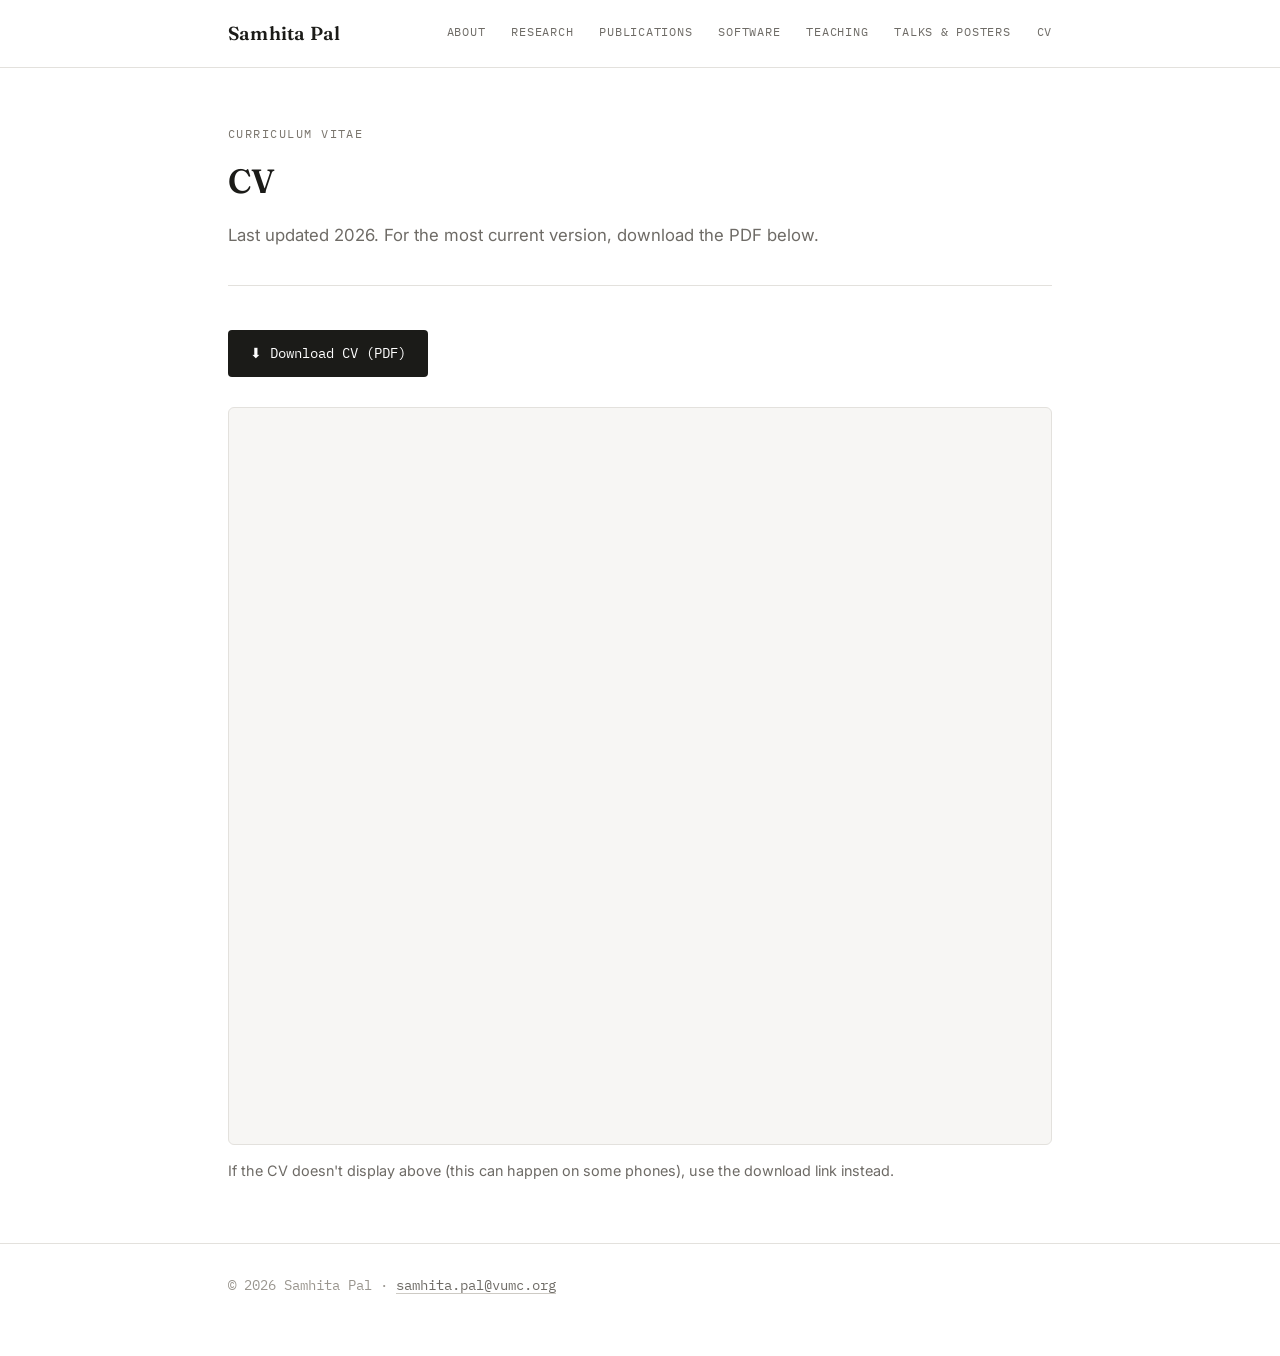
<file: cv.html>
<!DOCTYPE html>
<html lang="en">
<head>
<meta charset="UTF-8">
<meta name="viewport" content="width=device-width, initial-scale=1">
<title>CV — Samhita Pal</title>
<link rel="preconnect" href="https://fonts.googleapis.com">
<link href="https://fonts.googleapis.com/css2?family=Fraunces:opsz,wght@9..144,500;9..144,600;9..144,700&family=Inter:wght@400;500;600&family=IBM+Plex+Mono:wght@400;500&display=swap" rel="stylesheet">
<link rel="stylesheet" href="css/style.css">
</head>
<body>

<header class="site-header">
  <div class="wrap">
    <a class="site-title" href="index.html">Samhita Pal</a>
    <nav class="site-nav">
      <a href="index.html">About</a>
      <a href="research.html">Research</a>
      <a href="publications.html">Publications</a>
      <a href="software.html">Software</a>
      <a href="teaching.html">Teaching</a>
      <a href="talks.html">Talks &amp; Posters</a>
      <a href="cv.html">CV</a>
    </nav>
  </div>
</header>

<main class="wrap">

  <div class="page-head">
    <p class="eyebrow">Curriculum Vitae</p>
    <h1>CV</h1>
    <p class="lede">Last updated 2026. For the most current version, download the PDF below.</p>
  </div>

  <a class="cv-download" href="files/Curriculum_Vitae.pdf" download>⬇ Download CV (PDF)</a>

  <div class="cv-embed">
    <iframe src="files/Curriculum_Vitae.pdf" title="Samhita Pal CV"></iframe>
  </div>
  <p class="cv-fallback">If the CV doesn't display above (this can happen on some phones), use the download link instead.</p>

</main>

<footer class="site-footer">
  <div class="wrap">
    © 2026 Samhita Pal · <a href="mailto:samhita.pal@vumc.org">samhita.pal@vumc.org</a>
  </div>
</footer>

</body>
</html>
</file>
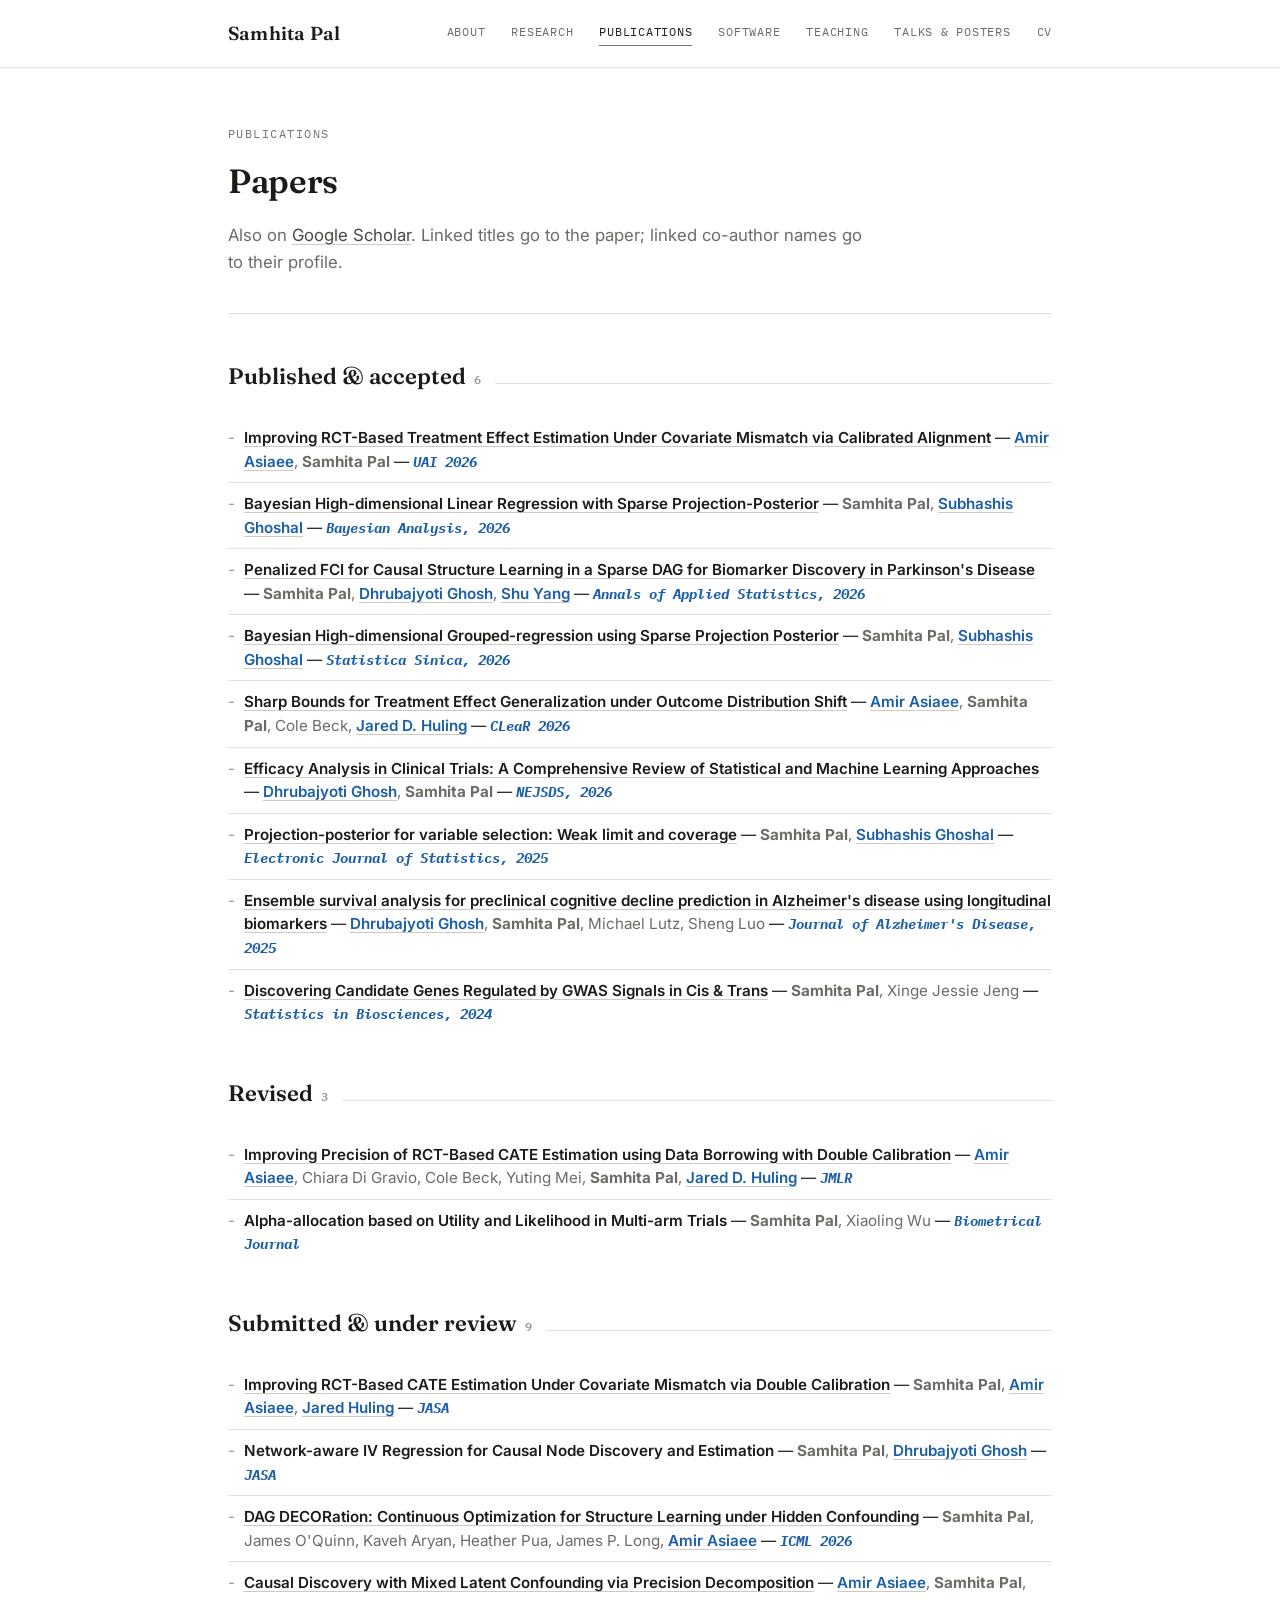
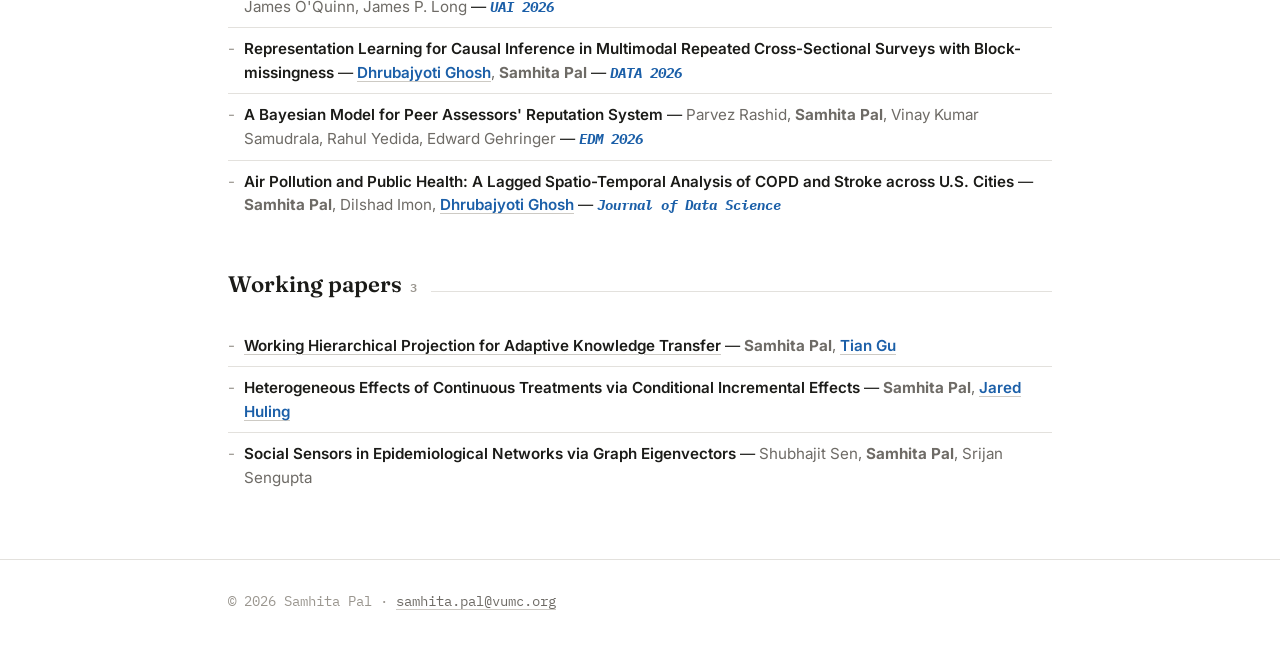
<file: publications.html>
<!DOCTYPE html>
<html lang="en">
<head>
<meta charset="UTF-8">
<meta name="viewport" content="width=device-width, initial-scale=1">
<title>Publications — Samhita Pal</title>
<link rel="preconnect" href="https://fonts.googleapis.com">
<link href="https://fonts.googleapis.com/css2?family=Fraunces:opsz,wght@9..144,500;9..144,600;9..144,700&family=Inter:wght@400;500;600&family=IBM+Plex+Mono:wght@400;500&display=swap" rel="stylesheet">
<link rel="stylesheet" href="css/style.css">
<style>
  .publist { list-style: none; padding: 0; margin: 0 0 40px; }
  .publist li {
    padding: 9px 0;
    border-bottom: 1px solid var(--border);
    font-size: 0.95rem;
    line-height: 1.55;
    padding-left: 16px;
    position: relative;
  }
  .publist li::before {
    content: "-";
    position: absolute;
    left: 0;
    color: var(--text-faint);
  }
  .publist li:last-child { border-bottom: none; }
  .publist a { color: var(--text); font-weight: 600; }
  .publist .pauthors a { color: #1B5FA8; font-weight: 600; }
  .publist .ptitle { color: var(--text); font-weight: 600; }
  .publist .pauthors { color: var(--text-muted); }
  .publist .pvenue { color: #1B5FA8; font-family: var(--font-mono); font-size: 0.85rem; font-weight: 700; font-style: italic; }
  .pub-count { font-family: var(--font-mono); font-size: 0.76rem; color: var(--text-faint); margin-left: 8px; }
</style>
</head>
<body>

<header class="site-header">
  <div class="wrap">
    <a class="site-title" href="index.html">Samhita Pal</a>
    <nav class="site-nav">
      <a href="index.html">About</a>
      <a href="research.html">Research</a>
      <a href="publications.html" class="active">Publications</a>
      <a href="software.html">Software</a>
      <a href="teaching.html">Teaching</a>
      <a href="talks.html">Talks &amp; Posters</a>
      <a href="cv.html">CV</a>
    </nav>
  </div>
</header>

<main class="wrap">

  <div class="page-head">
    <p class="eyebrow">Publications</p>
    <h1>Papers</h1>
    <p class="lede">Also on <a href="https://scholar.google.com/citations?user=FRRxYk8AAAAJ&hl=en&oi=ao" target="_blank" rel="noopener">Google Scholar</a>. Linked titles go to the paper; linked co-author names go to their profile.</p>
  </div>

  <div class="section-label"><h2>Published &amp; accepted<span class="pub-count">6</span></h2><div class="rule"></div></div>
  <ul class="publist">
    <li><a href="https://arxiv.org/abs/2603.19186" target="_blank" rel="noopener">Improving RCT-Based Treatment Effect Estimation Under Covariate Mismatch via Calibrated Alignment</a> — <span class="pauthors"><a href="https://www.amirasiaee.com/" target="_blank" rel="noopener">Amir Asiaee</a>, <strong>Samhita Pal</strong></span> — <span class="pvenue">UAI 2026</span></li>
    <li><a href="https://arxiv.org/abs/2410.16577" target="_blank" rel="noopener">Bayesian High-dimensional Linear Regression with Sparse Projection-Posterior</a> — <span class="pauthors"><strong>Samhita Pal</strong>, <a href="https://www4.stat.ncsu.edu/~sghosal/" target="_blank" rel="noopener">Subhashis Ghoshal</a></span> — <span class="pvenue">Bayesian Analysis, 2026</span></li>
    <li><a href="https://arxiv.org/abs/2507.00173" target="_blank" rel="noopener">Penalized FCI for Causal Structure Learning in a Sparse DAG for Biomarker Discovery in Parkinson's Disease</a> — <span class="pauthors"><strong>Samhita Pal</strong>, <a href="https://sites.google.com/view/djghosh/home/" target="_blank" rel="noopener">Dhrubajyoti Ghosh</a>, <a href="https://shuyang.wordpress.ncsu.edu/" target="_blank" rel="noopener">Shu Yang</a></span> — <span class="pvenue">Annals of Applied Statistics, 2026</span></li>
    <li><a href="https://www3.stat.sinica.edu.tw/ss_newpaper/SS-2025-0071_na.pdf" target="_blank" rel="noopener">Bayesian High-dimensional Grouped-regression using Sparse Projection Posterior</a> — <span class="pauthors"><strong>Samhita Pal</strong>, <a href="https://www4.stat.ncsu.edu/~sghosal/" target="_blank" rel="noopener">Subhashis Ghoshal</a></span> — <span class="pvenue">Statistica Sinica, 2026</span></li>
    <li><a href="https://arxiv.org/abs/2602.09595" target="_blank" rel="noopener">Sharp Bounds for Treatment Effect Generalization under Outcome Distribution Shift</a> — <span class="pauthors"><a href="https://www.amirasiaee.com/" target="_blank" rel="noopener">Amir Asiaee</a>, <strong>Samhita Pal</strong>, Cole Beck, <a href="https://jaredhuling.org/" target="_blank" rel="noopener">Jared D. Huling</a></span> — <span class="pvenue">CLeaR 2026</span></li>
    <li><a href="https://arxiv.org/pdf/2511.04903" target="_blank" rel="noopener">Efficacy Analysis in Clinical Trials: A Comprehensive Review of Statistical and Machine Learning Approaches</a> — <span class="pauthors"><a href="https://sites.google.com/view/djghosh/home/" target="_blank" rel="noopener">Dhrubajyoti Ghosh</a>, <strong>Samhita Pal</strong></span> — <span class="pvenue">NEJSDS, 2026</span></li>
    <li><a href="https://doi.org/10.1214/25-EJS2425" target="_blank" rel="noopener">Projection-posterior for variable selection: Weak limit and coverage</a> — <span class="pauthors"><strong>Samhita Pal</strong>, <a href="https://www4.stat.ncsu.edu/~sghosal/" target="_blank" rel="noopener">Subhashis Ghoshal</a></span> — <span class="pvenue">Electronic Journal of Statistics, 2025</span></li>
    <li><a href="https://doi.org/10.1177/13872877251365621" target="_blank" rel="noopener">Ensemble survival analysis for preclinical cognitive decline prediction in Alzheimer's disease using longitudinal biomarkers</a> — <span class="pauthors"><a href="https://sites.google.com/view/djghosh/home/" target="_blank" rel="noopener">Dhrubajyoti Ghosh</a>, <strong>Samhita Pal</strong>, Michael Lutz, Sheng Luo</span> — <span class="pvenue">Journal of Alzheimer's Disease, 2025</span></li>
    <li><a href="https://doi.org/10.1007/s12561-025-09477-6" target="_blank" rel="noopener">Discovering Candidate Genes Regulated by GWAS Signals in Cis &amp; Trans</a> — <span class="pauthors"><strong>Samhita Pal</strong>, Xinge Jessie Jeng</span> — <span class="pvenue">Statistics in Biosciences, 2024</span></li>
  </ul>

  <div class="section-label"><h2>Revised<span class="pub-count">3</span></h2><div class="rule"></div></div>
  <ul class="publist">
    <li><a href="https://arxiv.org/abs/2306.17478" target="_blank" rel="noopener">Improving Precision of RCT-Based CATE Estimation using Data Borrowing with Double Calibration</a> — <span class="pauthors"><a href="https://www.amirasiaee.com/" target="_blank" rel="noopener">Amir Asiaee</a>, Chiara Di Gravio, Cole Beck, Yuting Mei, <strong>Samhita Pal</strong>, <a href="https://jaredhuling.org/" target="_blank" rel="noopener">Jared D. Huling</a></span> — <span class="pvenue">JMLR</span></li>
    <li><span class="ptitle">Alpha-allocation based on Utility and Likelihood in Multi-arm Trials</span> — <span class="pauthors"><strong>Samhita Pal</strong>, Xiaoling Wu</span> — <span class="pvenue">Biometrical Journal</span></li>
  </ul>

  <div class="section-label"><h2>Submitted &amp; under review<span class="pub-count">9</span></h2><div class="rule"></div></div>
  <ul class="publist">
    <li><a href="https://arxiv.org/abs/2603.17066" target="_blank" rel="noopener">Improving RCT-Based CATE Estimation Under Covariate Mismatch via Double Calibration</a> — <span class="pauthors"><strong>Samhita Pal</strong>, <a href="https://www.amirasiaee.com/" target="_blank" rel="noopener">Amir Asiaee</a>, <a href="https://jaredhuling.org/" target="_blank" rel="noopener">Jared Huling</a></span> — <span class="pvenue">JASA</span></li>
    <li><span class="ptitle">Network-aware IV Regression for Causal Node Discovery and Estimation</span> — <span class="pauthors"><strong>Samhita Pal</strong>, <a href="https://sites.google.com/view/djghosh/home/" target="_blank" rel="noopener">Dhrubajyoti Ghosh</a></span> — <span class="pvenue">JASA</span></li>
    <li><a href="https://arxiv.org/abs/2510.02117" target="_blank" rel="noopener">DAG DECORation: Continuous Optimization for Structure Learning under Hidden Confounding</a> — <span class="pauthors"><strong>Samhita Pal</strong>, James O'Quinn, Kaveh Aryan, Heather Pua, James P. Long, <a href="https://www.amirasiaee.com/" target="_blank" rel="noopener">Amir Asiaee</a></span> — <span class="pvenue">ICML 2026</span></li>
    <li><a href="https://arxiv.org/abs/2512.24696" target="_blank" rel="noopener">Causal Discovery with Mixed Latent Confounding via Precision Decomposition</a> — <span class="pauthors"><a href="https://www.amirasiaee.com/" target="_blank" rel="noopener">Amir Asiaee</a>, <strong>Samhita Pal</strong>, James O'Quinn, James P. Long</span> — <span class="pvenue">UAI 2026</span></li>
    <li><span class="ptitle">Representation Learning for Causal Inference in Multimodal Repeated Cross-Sectional Surveys with Block-missingness</span> — <span class="pauthors"><a href="https://sites.google.com/view/djghosh/home/" target="_blank" rel="noopener">Dhrubajyoti Ghosh</a>, <strong>Samhita Pal</strong></span> — <span class="pvenue">DATA 2026</span></li>
    <li><span class="ptitle">A Bayesian Model for Peer Assessors' Reputation System</span> — <span class="pauthors">Parvez Rashid, <strong>Samhita Pal</strong>, Vinay Kumar Samudrala, Rahul Yedida, Edward Gehringer</span> — <span class="pvenue">EDM 2026</span></li>
    <li><span class="ptitle">Air Pollution and Public Health: A Lagged Spatio-Temporal Analysis of COPD and Stroke across U.S. Cities</span> — <span class="pauthors"><strong>Samhita Pal</strong>, Dilshad Imon, <a href="https://sites.google.com/view/djghosh/home/" target="_blank" rel="noopener">Dhrubajyoti Ghosh</a></span> — <span class="pvenue">Journal of Data Science</span></li>
  </ul>

  <div class="section-label"><h2>Working papers<span class="pub-count">3</span></h2><div class="rule"></div></div>
  <ul class="publist">
    <li><a href="https://arxiv.org/abs/2606.08691" target="_blank" rel="noopener">Working Hierarchical Projection for Adaptive Knowledge Transfer</a> — <span class="pauthors"><strong>Samhita Pal</strong>, <a href="https://www.gutian.info/" target="_blank" rel="noopener">Tian Gu</a></span></li>
    <li><span class="ptitle">Heterogeneous Effects of Continuous Treatments via Conditional Incremental Effects</span> — <span class="pauthors"><strong>Samhita Pal</strong>, <a href="https://jaredhuling.org/" target="_blank" rel="noopener">Jared Huling</a></span></li>
    <li><span class="ptitle">Social Sensors in Epidemiological Networks via Graph Eigenvectors</span> — <span class="pauthors">Shubhajit Sen, <strong>Samhita Pal</strong>, Srijan Sengupta</span></li>
  </ul>

</main>

<footer class="site-footer">
  <div class="wrap">
    © 2026 Samhita Pal · <a href="mailto:samhita.pal@vumc.org">samhita.pal@vumc.org</a>
  </div>
</footer>

</body>
</html>
</file>
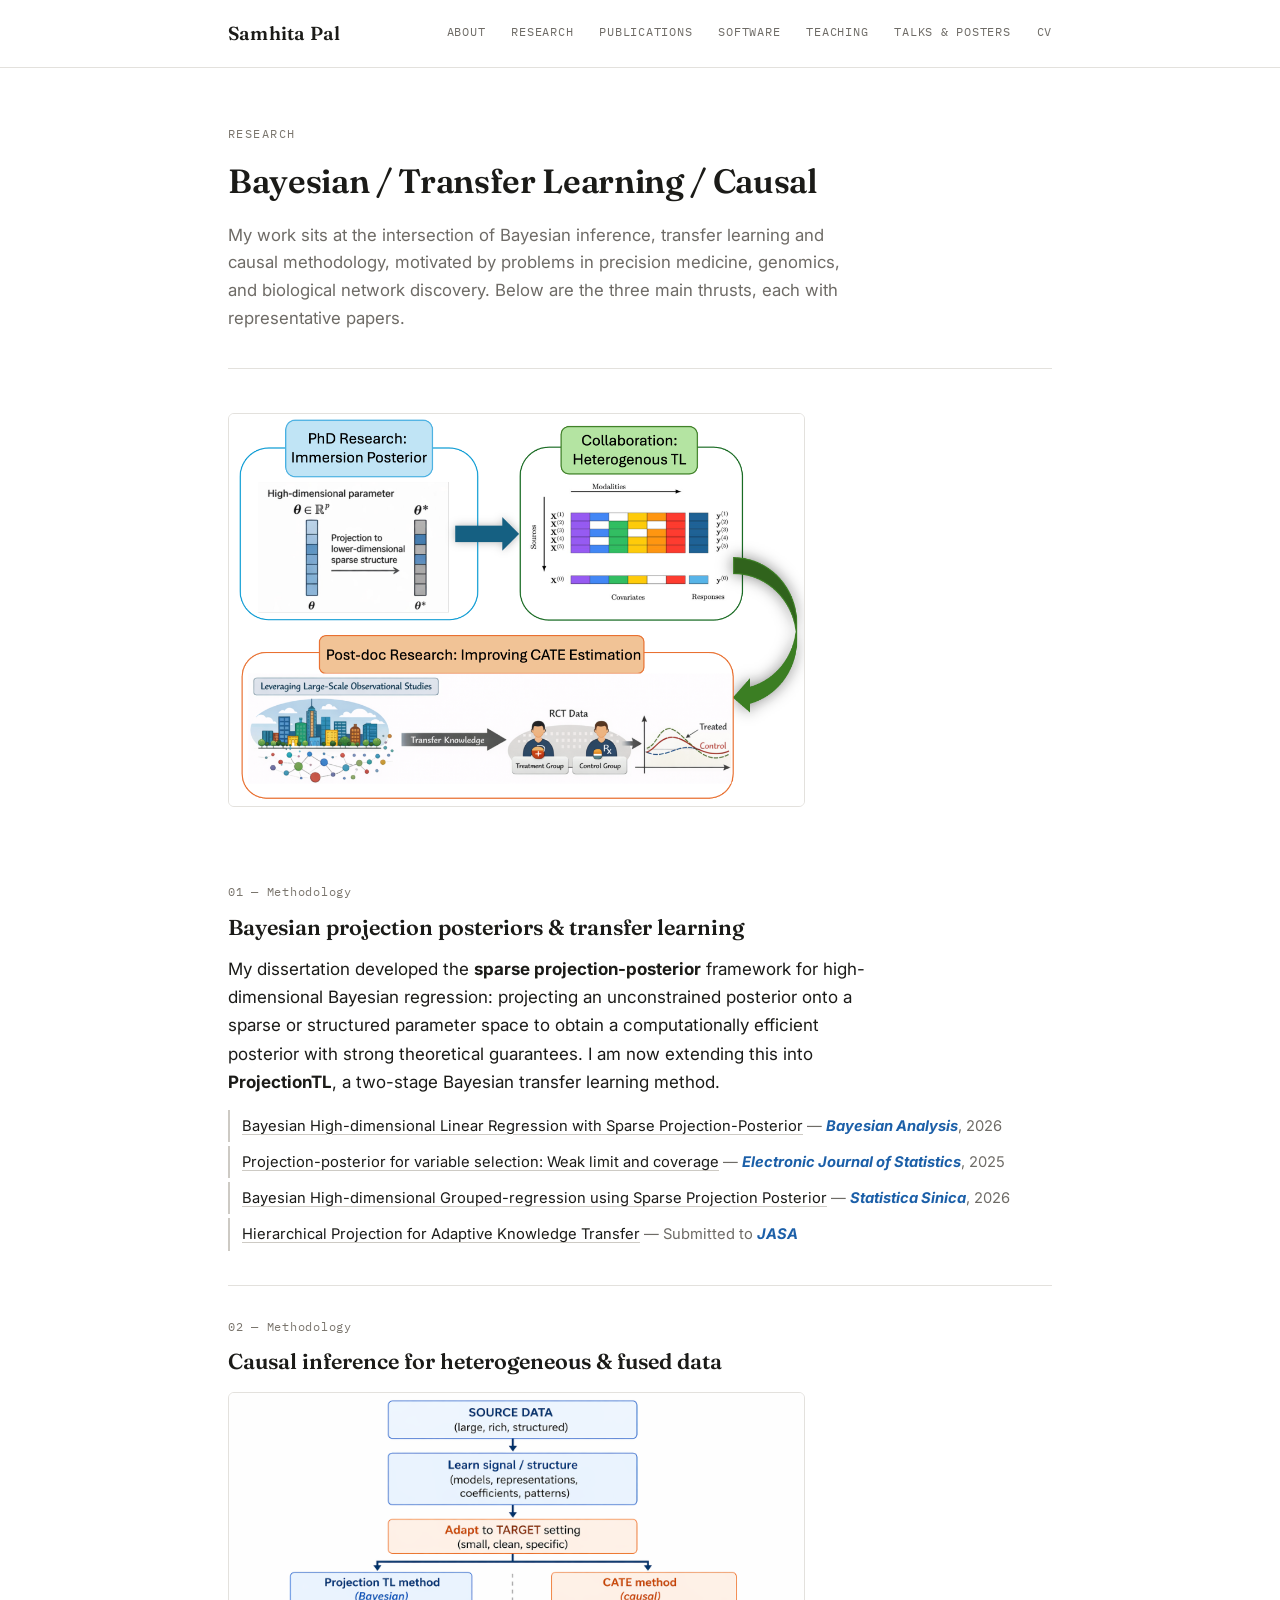
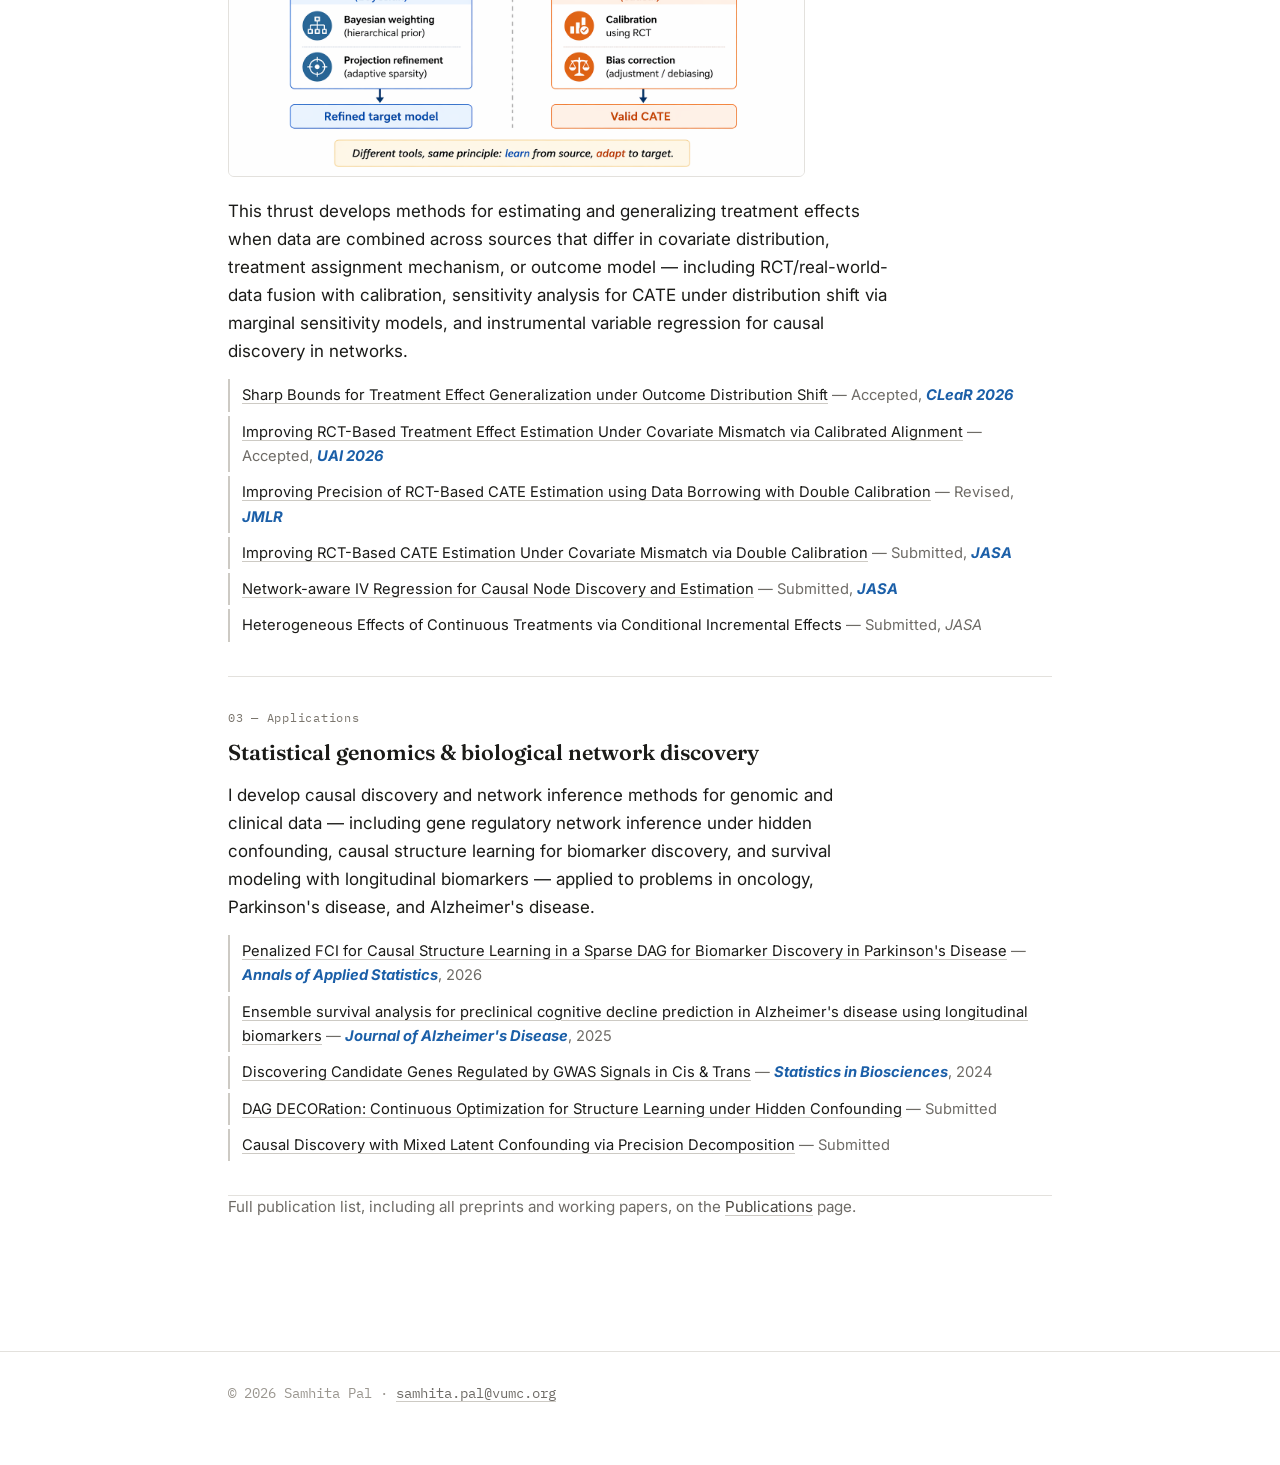
<file: research.html>
<!DOCTYPE html>
<html lang="en">
<head>
<meta charset="UTF-8">
<meta name="viewport" content="width=device-width, initial-scale=1">
<title>Research — Samhita Pal</title>
<link rel="preconnect" href="https://fonts.googleapis.com">
<link href="https://fonts.googleapis.com/css2?family=Fraunces:opsz,wght@9..144,500;9..144,600;9..144,700&family=Inter:wght@400;500;600&family=IBM+Plex+Mono:wght@400;500&display=swap" rel="stylesheet">
<link rel="stylesheet" href="css/style.css">
</head>
<body>

<header class="site-header">
  <div class="wrap">
    <a class="site-title" href="index.html">Samhita Pal</a>
    <nav class="site-nav">
      <a href="index.html">About</a>
      <a href="research.html">Research</a>
      <a href="publications.html">Publications</a>
      <a href="software.html">Software</a>
      <a href="teaching.html">Teaching</a>
      <a href="talks.html">Talks &amp; Posters</a>
      <a href="cv.html">CV</a>
    </nav>
  </div>
</header>

<main class="wrap">

  <div class="page-head">
    <p class="eyebrow">Research</p>
    <h1>Bayesian / Transfer Learning / Causal</h1>
    <p class="lede">My work sits at the intersection of Bayesian inference, transfer learning and causal methodology, motivated by problems in precision medicine, genomics, and biological network discovery. Below are the three main thrusts, each with representative papers.</p>
  </div>

  <figure style="margin: 8px 0 44px; padding: 0;">
    <img src="images/fig1.png" alt="Diagram connecting PhD research on projection posteriors, a collaboration on heterogeneous transfer learning, and postdoctoral research on improving CATE estimation by leveraging large-scale observational studies." style="width: 70%; border: 1px solid var(--border); border-radius: 6px;">
  </figure>

  <div class="thrust">
    <span class="thrust-num">01 — Methodology</span>
    <h3>Bayesian projection posteriors &amp; transfer learning </h3>
    <p>My dissertation developed the <strong>sparse projection-posterior</strong> framework for high-dimensional Bayesian regression: projecting an unconstrained posterior onto a sparse or structured parameter space to obtain a computationally efficient posterior with strong theoretical guarantees. I am now extending this into <strong>ProjectionTL</strong>, a two-stage Bayesian transfer learning method.</p>
    <ul class="thrust-papers">
      <li><a href="https://arxiv.org/abs/2410.16577" target="_blank"><span class="p-title">Bayesian High-dimensional Linear Regression with Sparse Projection-Posterior</span></a> — <em class="venue">Bayesian Analysis</em>, 2026</li>
      <li><a href="https://arxiv.org/abs/2406.13938" target="_blank"><span class="p-title">Projection-posterior for variable selection: Weak limit and coverage</span></a> — <em class="venue">Electronic Journal of Statistics</em>, 2025</li>
      <li><a href="https://arxiv.org/abs/2411.15713" target="_blank"><span class="p-title">Bayesian High-dimensional Grouped-regression using Sparse Projection Posterior</span></a> — <em class="venue">Statistica Sinica</em>, 2026</li>
      <li><a href="https://arxiv.org/abs/2606.08691" target="_blank"><span class="p-title">Hierarchical Projection for Adaptive Knowledge Transfer</span></a> — Submitted to <em class="venue">JASA</em></li>
    </ul>
  </div>

  <div class="thrust">
    <span class="thrust-num">02 — Methodology</span>
    <h3>Causal inference for heterogeneous &amp; fused data</h3>
    <figure style="margin: 12px 0 20px; padding: 0;">
      <img src="images/transfer.png" alt="Diagram illustrating causal inference methods for heterogeneous and fused data sources." style="width: 70%; border: 1px solid var(--border); border-radius: 6px;">
    </figure>
    <p>This thrust develops methods for estimating and generalizing treatment effects when data are combined across sources that differ in covariate distribution, treatment assignment mechanism, or outcome model — including RCT/real-world-data fusion with calibration, sensitivity analysis for CATE under distribution shift via marginal sensitivity models, and instrumental variable regression for causal discovery in networks.</p>
    <ul class="thrust-papers">
      <li><a href="https://arxiv.org/abs/2602.09595" target="_blank"><span class="p-title">Sharp Bounds for Treatment Effect Generalization under Outcome Distribution Shift</span></a> — Accepted, <em class="venue">CLeaR 2026</em></li>
      <li><a href="https://arxiv.org/abs/2603.19186" target="_blank"><span class="p-title">Improving RCT-Based Treatment Effect Estimation Under Covariate Mismatch via Calibrated Alignment</span></a> — Accepted, <em class="venue">UAI 2026</em></li>
      <li><a href="https://arxiv.org/abs/2306.17478" target="_blank"><span class="p-title">Improving Precision of RCT-Based CATE Estimation using Data Borrowing with Double Calibration</span></a> — Revised, <em class="venue">JMLR</em></li>
      <li><a href="https://arxiv.org/abs/2603.17066" target="_blank"><span class="p-title">Improving RCT-Based CATE Estimation Under Covariate Mismatch via Double Calibration</span></a> — Submitted, <em class="venue">JASA</em></li>
      <li><a href="https://arxiv.org/abs/2604.24969" target="_blank"><span class="p-title">Network-aware IV Regression for Causal Node Discovery and Estimation</span></a> — Submitted, <em class="venue">JASA</em></li>
      <li><span class="p-title">Heterogeneous Effects of Continuous Treatments via Conditional Incremental Effects</span> — Submitted, <em>JASA</em></li>
    </ul>
  </div>

  <div class="thrust">
    <span class="thrust-num">03 — Applications</span>
    <h3>Statistical genomics &amp; biological network discovery</h3>
    <p>I develop causal discovery and network inference methods for genomic and clinical data — including gene regulatory network inference under hidden confounding, causal structure learning for biomarker discovery, and survival modeling with longitudinal biomarkers — applied to problems in oncology, Parkinson's disease, and Alzheimer's disease.</p>
    <ul class="thrust-papers">
      <li><a href="https://arxiv.org/abs/2507.00173" target="_blank"><span class="p-title">Penalized FCI for Causal Structure Learning in a Sparse DAG for Biomarker Discovery in Parkinson's Disease</span></a> — <em class="venue">Annals of Applied Statistics</em>, 2026</li>
      <li><a href="https://arxiv.org/abs/2503.16645" target="_blank"><span class="p-title">Ensemble survival analysis for preclinical cognitive decline prediction in Alzheimer's disease using longitudinal biomarkers</span></a> — <em class="venue">Journal of Alzheimer's Disease</em>, 2025</li>
      <li><a href="https://arxiv.org/abs/2409.02116" target="_blank"><span class="p-title">Discovering Candidate Genes Regulated by GWAS Signals in Cis &amp; Trans</span></a> — <em class="venue">Statistics in Biosciences</em>, 2024</li>
      <li><a href="https://arxiv.org/abs/2510.02117" target="_blank"><span class="p-title">DAG DECORation: Continuous Optimization for Structure Learning under Hidden Confounding</span></a> — Submitted</li>
      <li><a href="https://arxiv.org/abs/2512.24696" target="_blank"><span class="p-title">Causal Discovery with Mixed Latent Confounding via Precision Decomposition</span></a> — Submitted</li>
    </ul>
  </div>

  <section class="block" style="padding-top:10px;">
    <p class="section-note">Full publication list, including all preprints and working papers, on the <a href="publications.html">Publications</a> page.</p>
  </section>

</main>

<footer class="site-footer">
  <div class="wrap">
    © 2026 Samhita Pal · <a href="mailto:samhita.pal@vumc.org">samhita.pal@vumc.org</a>
  </div>
</footer>

</body>
</html>
</file>
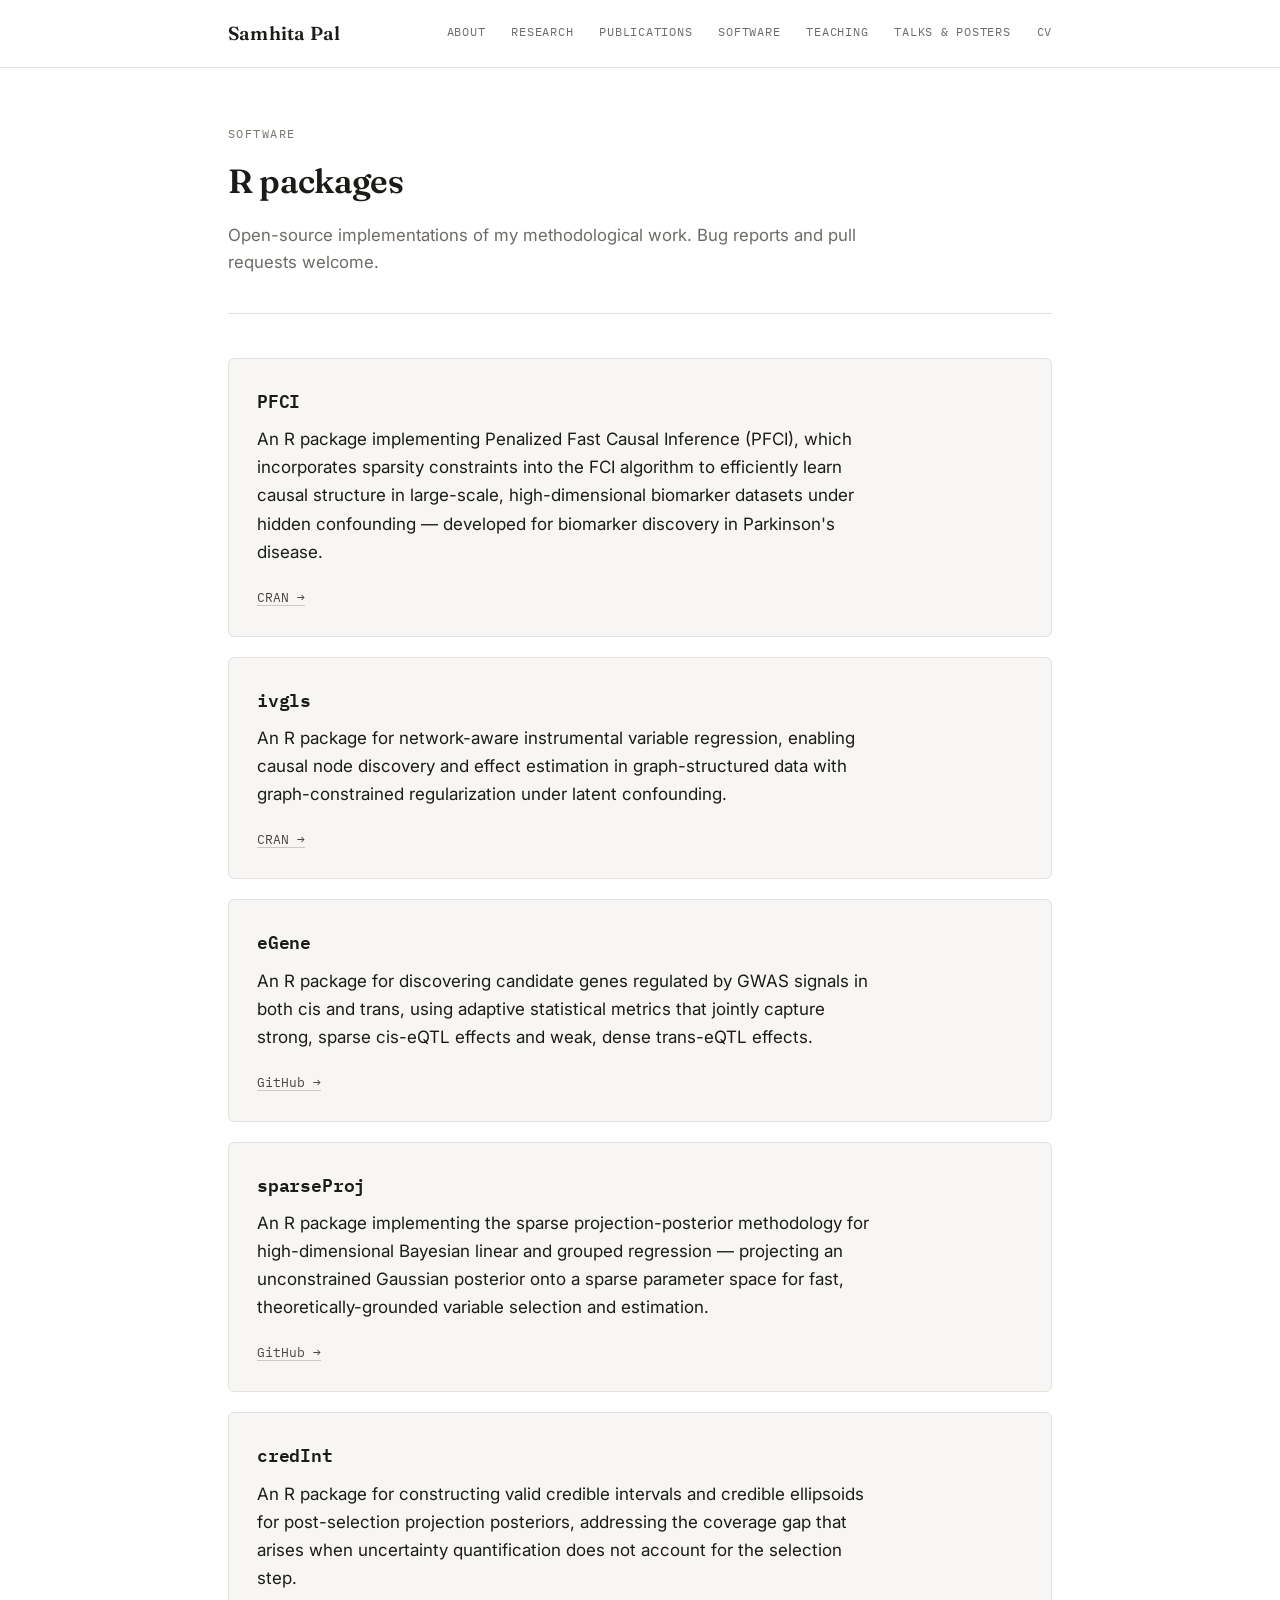
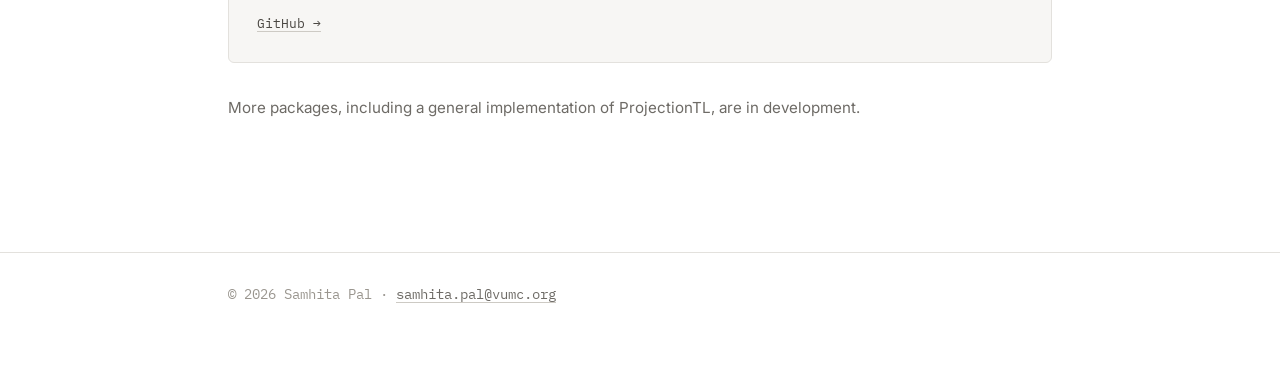
<file: software.html>
<!DOCTYPE html>
<html lang="en">
<head>
<meta charset="UTF-8">
<meta name="viewport" content="width=device-width, initial-scale=1">
<title>Software — Samhita Pal</title>
<link rel="preconnect" href="https://fonts.googleapis.com">
<link href="https://fonts.googleapis.com/css2?family=Fraunces:opsz,wght@9..144,500;9..144,600;9..144,700&family=Inter:wght@400;500;600&family=IBM+Plex+Mono:wght@400;500&display=swap" rel="stylesheet">
<link rel="stylesheet" href="css/style.css">
</head>
<body>

<header class="site-header">
  <div class="wrap">
    <a class="site-title" href="index.html">Samhita Pal</a>
    <nav class="site-nav">
      <a href="index.html">About</a>
      <a href="research.html">Research</a>
      <a href="publications.html">Publications</a>
      <a href="software.html">Software</a>
      <a href="teaching.html">Teaching</a>
      <a href="talks.html">Talks &amp; Posters</a>
      <a href="cv.html">CV</a>
    </nav>
  </div>
</header>

<main class="wrap">

  <div class="page-head">
    <p class="eyebrow">Software</p>
    <h1>R packages</h1>
    <p class="lede">Open-source implementations of my methodological work. Bug reports and pull requests welcome.</p>
  </div>

  <div class="software-grid">

    <div class="software-card">
      <h3>PFCI</h3>
      <p>An R package implementing Penalized Fast Causal Inference (PFCI), which incorporates sparsity constraints into the FCI algorithm to efficiently learn causal structure in large-scale, high-dimensional biomarker datasets under hidden confounding — developed for biomarker discovery in Parkinson's disease.</p>
      <div class="software-links">
        <a href="https://cran.r-project.org/web/packages/PFCI/index.html" target="_blank" rel="noopener">CRAN →</a>
      </div>
    </div>

    <div class="software-card">
      <h3>ivgls</h3>
      <p>An R package for network-aware instrumental variable regression, enabling causal node discovery and effect estimation in graph-structured data with graph-constrained regularization under latent confounding.</p>
      <div class="software-links">
        <a href="https://cran.r-project.org/web/packages/ivgls/index.html" target="_blank" rel="noopener">CRAN →</a>
      </div>
    </div>

    <div class="software-card">
      <h3>eGene</h3>
      <p>An R package for discovering candidate genes regulated by GWAS signals in both cis and trans, using adaptive statistical metrics that jointly capture strong, sparse cis-eQTL effects and weak, dense trans-eQTL effects.</p>
      <div class="software-links">
        <a href="https://github.com/SamhitaPal3/eGene" target="_blank" rel="noopener">GitHub →</a>
      </div>
    </div>

    <div class="software-card">
      <h3>sparseProj</h3>
      <p>An R package implementing the sparse projection-posterior methodology for high-dimensional Bayesian linear and grouped regression — projecting an unconstrained Gaussian posterior onto a sparse parameter space for fast, theoretically-grounded variable selection and estimation.</p>
      <div class="software-links">
        <a href="https://github.com/SamhitaPal3/sparseProj" target="_blank" rel="noopener">GitHub →</a>
      </div>
    </div>

    <div class="software-card">
      <h3>credInt</h3>
      <p>An R package for constructing valid credible intervals and credible ellipsoids for post-selection projection posteriors, addressing the coverage gap that arises when uncertainty quantification does not account for the selection step.</p>
      <div class="software-links">
        <a href="https://github.com/SamhitaPal3/credInt" target="_blank" rel="noopener">GitHub →</a>
      </div>
    </div>

  </div>

  <section class="block" style="padding-top:44px;">
    <p class="section-note">More packages, including a general implementation of ProjectionTL, are in development.</p>
  </section>

</main>

<footer class="site-footer">
  <div class="wrap">
    © 2026 Samhita Pal · <a href="mailto:samhita.pal@vumc.org">samhita.pal@vumc.org</a>
  </div>
</footer>

</body>
</html>
</file>
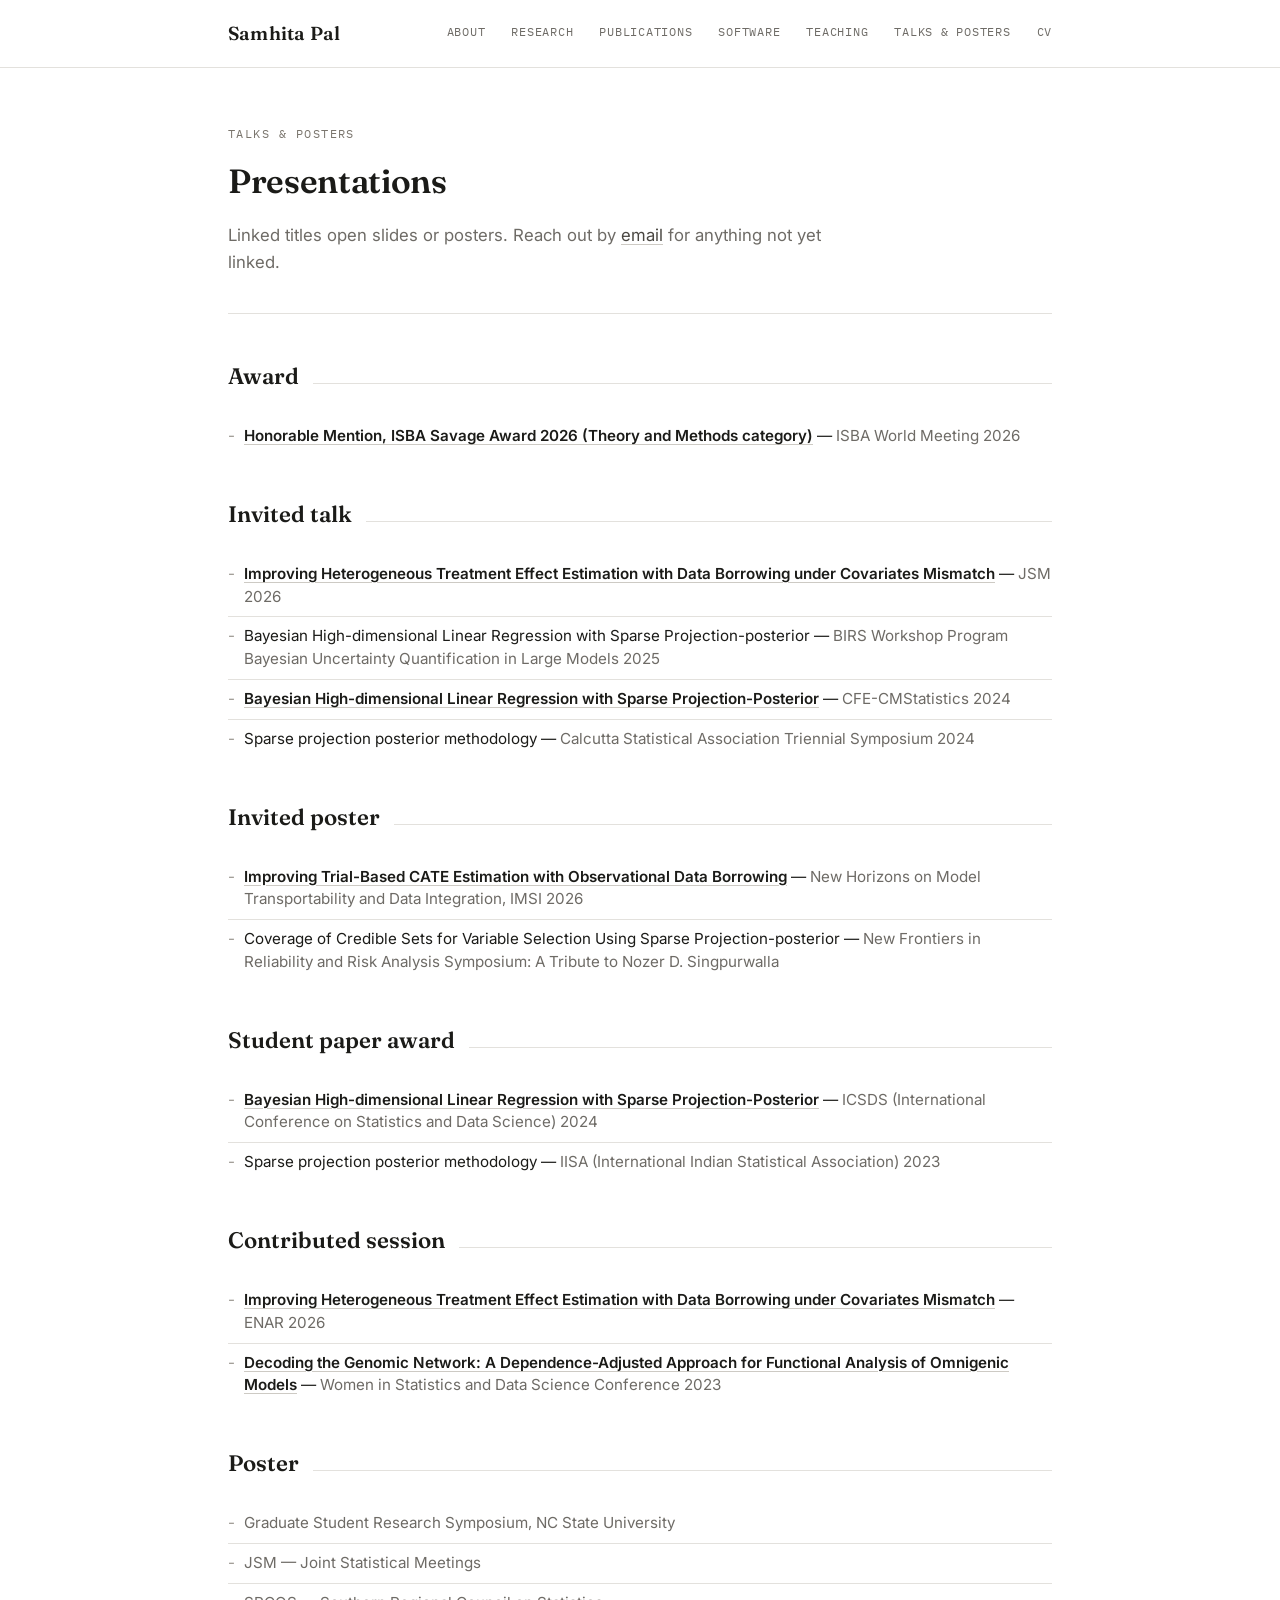
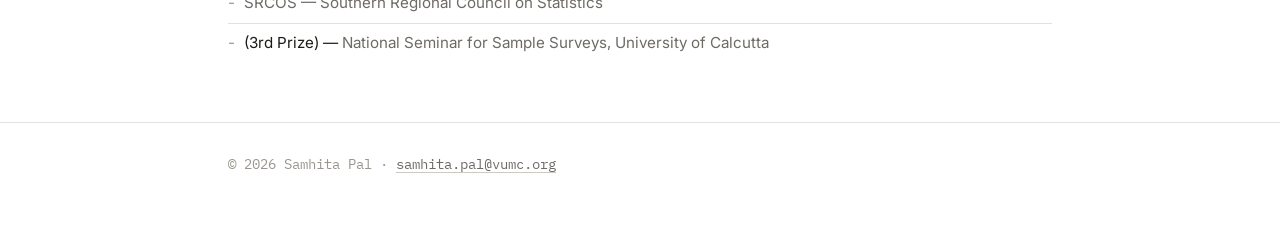
<file: talks.html>
<!DOCTYPE html>
<html lang="en">
<head>
<meta charset="UTF-8">
<meta name="viewport" content="width=device-width, initial-scale=1">
<title>Talks &amp; Posters — Samhita Pal</title>
<link rel="preconnect" href="https://fonts.googleapis.com">
<link href="https://fonts.googleapis.com/css2?family=Fraunces:opsz,wght@9..144,500;9..144,600;9..144,700&family=Inter:wght@400;500;600&family=IBM+Plex+Mono:wght@400;500&display=swap" rel="stylesheet">
<link rel="stylesheet" href="css/style.css">
<style>
  .talklist { list-style: none; padding: 0; margin: 0 0 40px; }
  .talklist li {
    padding: 8px 0;
    border-bottom: 1px solid var(--border);
    font-size: 0.95rem;
    line-height: 1.5;
    padding-left: 16px;
    position: relative;
  }
  .talklist li::before {
    content: "-";
    position: absolute;
    left: 0;
    color: var(--text-faint);
  }
  .talklist li:last-child { border-bottom: none; }
  .talklist a { color: var(--text); font-weight: 600; }
  .talklist .plain { color: var(--text); }
  .talklist .venue { color: var(--text-muted); }
</style>
</head>
<body>

<header class="site-header">
  <div class="wrap">
    <a class="site-title" href="index.html">Samhita Pal</a>
    <nav class="site-nav">
      <a href="index.html">About</a>
      <a href="research.html">Research</a>
      <a href="publications.html">Publications</a>
      <a href="software.html">Software</a>
      <a href="teaching.html">Teaching</a>
      <a href="talks.html">Talks &amp; Posters</a>
      <a href="cv.html">CV</a>
    </nav>
  </div>
</header>

<main class="wrap">

  <div class="page-head">
    <p class="eyebrow">Talks &amp; Posters</p>
    <h1>Presentations</h1>
    <p class="lede">Linked titles open slides or posters. Reach out by <a href="mailto:samhita.pal@vumc.org">email</a> for anything not yet linked.</p>
  </div>

  <div class="section-label"><h2>Award</h2><div class="rule"></div></div>
  <ul class="talklist">
    <li><a href="files/CMI_BIRS.pdf" target="_blank" rel="noopener">Honorable Mention, ISBA Savage Award 2026 (Theory and Methods category)</a> — <span class="venue">ISBA World Meeting 2026</span></li>
  </ul>

  <div class="section-label"><h2>Invited talk</h2><div class="rule"></div></div>
  <ul class="talklist">
    <li><a href="files/JSM26.pdf" target="_blank" rel="noopener">Improving Heterogeneous Treatment Effect Estimation with Data Borrowing under Covariates Mismatch</a> — <span class="venue">JSM 2026</span></li>
    <li><span class="plain">Bayesian High-dimensional Linear Regression with Sparse Projection-posterior</span> — <span class="venue">BIRS Workshop Program Bayesian Uncertainty Quantification in Large Models 2025</span></li>
    <li><a href="files/CMSTAT24.pdf" target="_blank" rel="noopener">Bayesian High-dimensional Linear Regression with Sparse Projection-Posterior</a> — <span class="venue">CFE-CMStatistics 2024</span></li>
    <li><span class="plain">Sparse projection posterior methodology</span> — <span class="venue">Calcutta Statistical Association Triennial Symposium 2024</span></li>
  </ul>

  <div class="section-label"><h2>Invited poster</h2><div class="rule"></div></div>
  <ul class="talklist">
    <li><a href="files/Samhita_IMSI_poster.pdf" target="_blank" rel="noopener">Improving Trial-Based CATE Estimation with Observational Data Borrowing</a> — <span class="venue">New Horizons on Model Transportability and Data Integration, IMSI 2026</span></li>
    <li><span class="plain">Coverage of Credible Sets for Variable Selection Using Sparse Projection-posterior</span> — <span class="venue">New Frontiers in Reliability and Risk Analysis Symposium: A Tribute to Nozer D. Singpurwalla</span></li>
  </ul>

  <div class="section-label"><h2>Student paper award</h2><div class="rule"></div></div>
  <ul class="talklist">
    <li><a href="files/ICSDS24.pdf" target="_blank" rel="noopener">Bayesian High-dimensional Linear Regression with Sparse Projection-Posterior</a> — <span class="venue">ICSDS (International Conference on Statistics and Data Science) 2024</span></li>
    <li><span class="plain">Sparse projection posterior methodology</span> — <span class="venue">IISA (International Indian Statistical Association) 2023</span></li>
  </ul>

  <div class="section-label"><h2>Contributed session</h2><div class="rule"></div></div>
  <ul class="talklist">
    <li><a href="files/ENAR26.pdf" target="_blank" rel="noopener">Improving Heterogeneous Treatment Effect Estimation with Data Borrowing under Covariates Mismatch</a> — <span class="venue">ENAR 2026</span></li>
    <li><a href="files/Paper_2_slides.pdf" target="_blank" rel="noopener">Decoding the Genomic Network: A Dependence-Adjusted Approach for Functional Analysis of Omnigenic Models</a> — <span class="venue">Women in Statistics and Data Science Conference 2023</span></li>
  </ul>

  <div class="section-label"><h2>Poster</h2><div class="rule"></div></div>
  <ul class="talklist">
    <li><span class="venue">Graduate Student Research Symposium, NC State University</span></li>
    <li><span class="venue">JSM — Joint Statistical Meetings</span></li>
    <li><span class="venue">SRCOS — Southern Regional Council on Statistics</span></li>
    <li><span class="plain">(3rd Prize)</span> — <span class="venue">National Seminar for Sample Surveys, University of Calcutta</span></li>
  </ul>

</main>

<footer class="site-footer">
  <div class="wrap">
    © 2026 Samhita Pal · <a href="mailto:samhita.pal@vumc.org">samhita.pal@vumc.org</a>
  </div>
</footer>

</body>
</html>
</file>
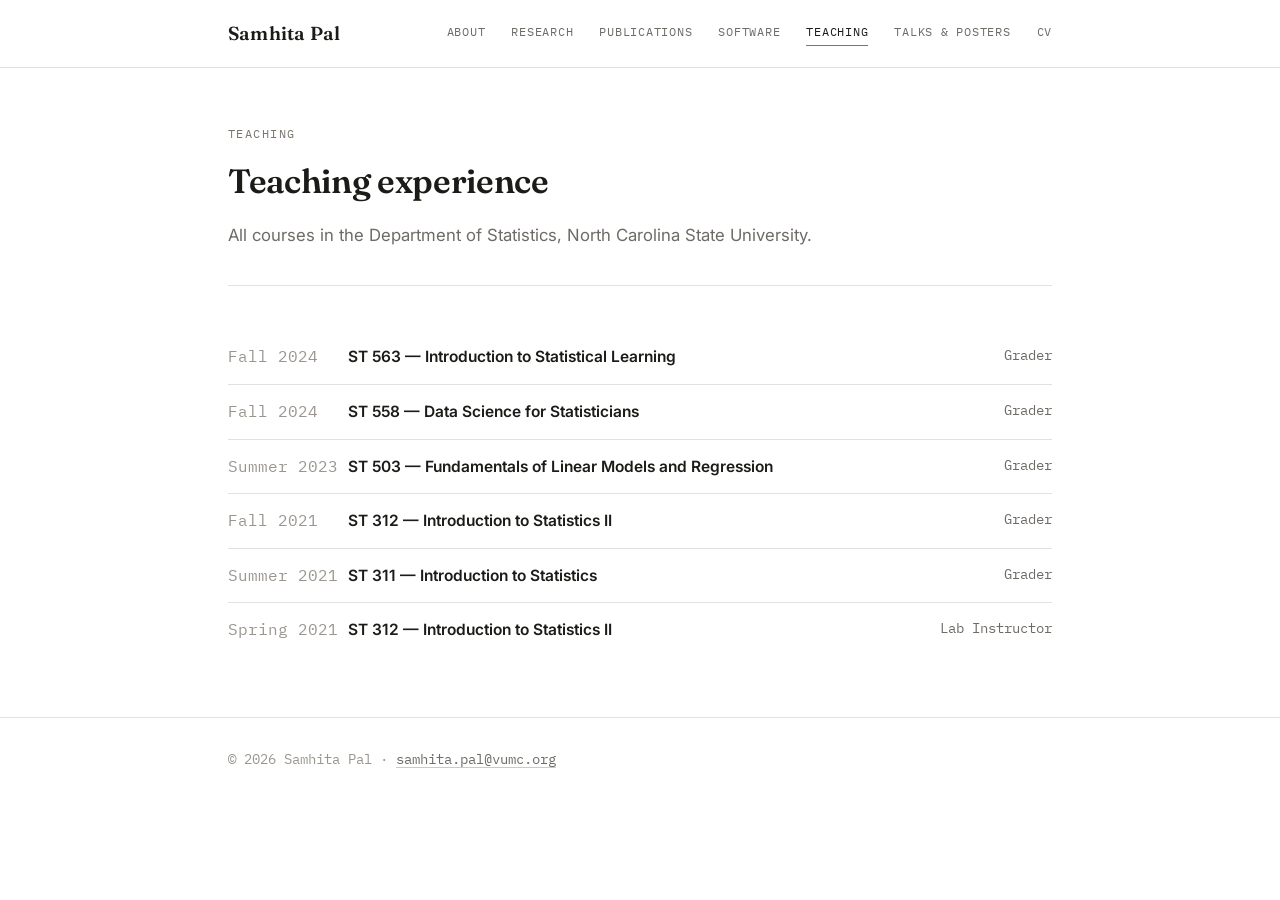
<file: teaching.html>
<!DOCTYPE html>
<html lang="en">
<head>
<meta charset="UTF-8">
<meta name="viewport" content="width=device-width, initial-scale=1">
<title>Teaching — Samhita Pal</title>
<link rel="preconnect" href="https://fonts.googleapis.com">
<link href="https://fonts.googleapis.com/css2?family=Fraunces:opsz,wght@9..144,500;9..144,600;9..144,700&family=Inter:wght@400;500;600&family=IBM+Plex+Mono:wght@400;500&display=swap" rel="stylesheet">
<link rel="stylesheet" href="css/style.css">
<style>
  .teach-table { width: 100%; border-collapse: collapse; margin-top: 6px; }
  .teach-table td { padding: 14px 0; border-bottom: 1px solid var(--border); vertical-align: top; font-size: 0.97rem; }
  .teach-table tr:last-child td { border-bottom: none; }
  .teach-term { font-family: var(--font-mono); font-size: 0.8rem; color: var(--text-faint); width: 120px; white-space: nowrap; padding-right: 20px; }
  .teach-course { font-weight: 600; color: var(--text); }
  .teach-role { color: var(--text-muted); font-size: 0.85rem; font-family: var(--font-mono); float: right; }
</style>
</head>
<body>

<header class="site-header">
  <div class="wrap">
    <a class="site-title" href="index.html">Samhita Pal</a>
    <nav class="site-nav">
      <a href="index.html">About</a>
      <a href="research.html">Research</a>
      <a href="publications.html">Publications</a>
      <a href="software.html">Software</a>
      <a href="teaching.html" class="active">Teaching</a>
      <a href="talks.html">Talks &amp; Posters</a>
      <a href="cv.html">CV</a>
    </nav>
  </div>
</header>

<main class="wrap">

  <div class="page-head">
    <p class="eyebrow">Teaching</p>
    <h1>Teaching experience</h1>
    <p class="lede">All courses in the Department of Statistics, North Carolina State University.</p>
  </div>

  <table class="teach-table">
    <tr>
      <td class="teach-term">Fall 2024</td>
      <td><span class="teach-course">ST 563 — Introduction to Statistical Learning</span><span class="teach-role">Grader</span></td>
    </tr>
    <tr>
      <td class="teach-term">Fall 2024</td>
      <td><span class="teach-course">ST 558 — Data Science for Statisticians</span><span class="teach-role">Grader</span></td>
    </tr>
    <tr>
      <td class="teach-term">Summer 2023</td>
      <td><span class="teach-course">ST 503 — Fundamentals of Linear Models and Regression</span><span class="teach-role">Grader</span></td>
    </tr>
    <tr>
      <td class="teach-term">Fall 2021</td>
      <td><span class="teach-course">ST 312 — Introduction to Statistics II</span><span class="teach-role">Grader</span></td>
    </tr>
    <tr>
      <td class="teach-term">Summer 2021</td>
      <td><span class="teach-course">ST 311 — Introduction to Statistics</span><span class="teach-role">Grader</span></td>
    </tr>
    <tr>
      <td class="teach-term">Spring 2021</td>
      <td><span class="teach-course">ST 312 — Introduction to Statistics II</span><span class="teach-role">Lab Instructor</span></td>
    </tr>
  </table>

</main>

<footer class="site-footer">
  <div class="wrap">
    © 2026 Samhita Pal · <a href="mailto:samhita.pal@vumc.org">samhita.pal@vumc.org</a>
  </div>
</footer>

</body>
</html>
</file>
<file: css/style.css>
/* ============================================
   Samhita Pal — academic site
   Design tokens
   ============================================ */

:root {
  /* Palette — warm off-white ground, warm near-black ink, stone-gray accent */
  --bg: #FFFFFF;
  --bg-subtle: #F7F6F4;
  --bg-subtle-2: #F1EFEC;
  --text: #1B1B18;
  --text-muted: #6E6B66;
  --text-faint: #9A968F;
  --accent: #A8A29A;      /* light gray accent */
  --accent-dark: #7A756D; /* hover / stronger gray */
  --border: #E3E1DD;
  --border-strong: #CDCAC4;
  --link: #4A4742;

  /* Type */
  --font-display: "Fraunces", Georgia, serif;
  --font-body: "Inter", -apple-system, BlinkMacSystemFont, "Segoe UI", sans-serif;
  --font-mono: "IBM Plex Mono", ui-monospace, monospace;

  --max-width: 880px;
}

* { box-sizing: border-box; }

html {
  scroll-behavior: smooth;
}

body {
  margin: 0;
  background: var(--bg);
  color: var(--text);
  font-family: var(--font-body);
  font-size: 17px;
  line-height: 1.65;
  -webkit-font-smoothing: antialiased;
}

a {
  color: var(--link);
  text-decoration-color: var(--border-strong);
  text-underline-offset: 3px;
  transition: text-decoration-color 0.15s ease, color 0.15s ease;
}

a:hover {
  color: var(--text);
  text-decoration-color: var(--text);
}

a:focus-visible,
button:focus-visible {
  outline: 2px solid var(--accent-dark);
  outline-offset: 2px;
}

img { max-width: 100%; display: block; }

/* ============ Layout shell ============ */

.wrap {
  max-width: var(--max-width);
  margin: 0 auto;
  padding: 0 28px;
}

/* ============ Header / nav ============ */

.site-header {
  border-bottom: 1px solid var(--border);
  position: sticky;
  top: 0;
  background: rgba(255, 255, 255, 0.92);
  backdrop-filter: blur(6px);
  z-index: 50;
}

.site-header .wrap {
  display: flex;
  align-items: center;
  justify-content: space-between;
  padding-top: 18px;
  padding-bottom: 18px;
  gap: 24px;
  flex-wrap: wrap;
}

.site-title {
  font-family: var(--font-display);
  font-weight: 600;
  font-size: 1.18rem;
  letter-spacing: 0.01em;
  color: var(--text);
  text-decoration: none;
  white-space: nowrap;
}

.site-title:hover { color: var(--text); text-decoration: none; }

nav.site-nav {
  display: flex;
  gap: 26px;
  flex-wrap: wrap;
}

nav.site-nav a {
  font-family: var(--font-mono);
  font-size: 0.78rem;
  letter-spacing: 0.06em;
  text-transform: uppercase;
  color: var(--text-muted);
  text-decoration: none;
  padding-bottom: 3px;
  border-bottom: 1px solid transparent;
}

nav.site-nav a:hover {
  color: var(--text);
  border-bottom-color: var(--border-strong);
}

nav.site-nav a.active {
  color: var(--text);
  border-bottom-color: var(--accent-dark);
}

/* ============ Page header (eyebrow + title) ============ */

.page-head {
  padding: 56px 0 36px;
  border-bottom: 1px solid var(--border);
  margin-bottom: 44px;
}

.eyebrow {
  font-family: var(--font-mono);
  font-size: 0.76rem;
  letter-spacing: 0.12em;
  text-transform: uppercase;
  color: var(--accent-dark);
  margin: 0 0 10px;
}

.page-head h1 {
  font-family: var(--font-display);
  font-weight: 600;
  font-size: 2.1rem;
  margin: 0 0 12px;
  letter-spacing: -0.01em;
}

.page-head p.lede {
  color: var(--text-muted);
  max-width: 640px;
  margin: 0;
  font-size: 1.05rem;
}

/* ============ Hero (About page) ============ */

.hero {
  display: grid;
  grid-template-columns: 220px 1fr;
  gap: 44px;
  padding: 52px 0 40px;
  align-items: start;
}

.hero-photo img {
  width: 100%;
  border-radius: 4px;
  border: 1px solid var(--border);
  filter: grayscale(8%);
}

.hero-name {
  font-family: var(--font-display);
  font-weight: 600;
  font-size: 2.5rem;
  margin: 0 0 6px;
  letter-spacing: -0.01em;
  line-height: 1.1;
}

.hero-title {
  font-size: 1.05rem;
  color: var(--text);
  margin: 0 0 2px;
}

.hero-affil {
  font-size: 0.98rem;
  color: var(--text-muted);
  margin: 0 0 20px;
}

.hero-blurb {
  max-width: 560px;
  color: var(--text);
  margin: 0 0 22px;
}

.contact-row {
  display: flex;
  flex-wrap: wrap;
  gap: 8px 10px;
  margin-bottom: 8px;
}

.pill {
  font-family: var(--font-mono);
  font-size: 0.76rem;
  letter-spacing: 0.04em;
  text-decoration: none;
  color: var(--text);
  border: 1px solid var(--border-strong);
  padding: 6px 12px;
  border-radius: 100px;
  background: var(--bg-subtle);
  transition: background 0.15s ease, border-color 0.15s ease;
}

.pill:hover {
  background: var(--bg-subtle-2);
  border-color: var(--accent-dark);
  color: var(--text);
}

/* ============ Section scaffolding ============ */

section.block {
  padding: 8px 0 48px;
}

.section-label {
  display: flex;
  align-items: baseline;
  gap: 14px;
  margin-bottom: 22px;
}

.section-label h2 {
  font-family: var(--font-display);
  font-weight: 600;
  font-size: 1.4rem;
  margin: 0;
}

.section-label .rule {
  flex: 1;
  height: 1px;
  background: var(--border);
}

.section-note {
  color: var(--text-muted);
  font-size: 0.95rem;
  margin: -12px 0 24px;
}

/* ============ News list ============ */

.news-item {
  display: grid;
  grid-template-columns: 108px 1fr;
  gap: 20px;
  padding: 16px 0;
  border-bottom: 1px solid var(--border);
}

.news-item:last-child { border-bottom: none; }

.news-date {
  font-family: var(--font-mono);
  font-size: 0.78rem;
  color: var(--accent-dark);
  letter-spacing: 0.03em;
  padding-top: 2px;
}

.news-text strong { font-weight: 600; }

/* ============ Bio paragraphs ============ */

.prose p { margin: 0 0 16px; }
.prose p:last-child { margin-bottom: 0; }

/* ============ Honors list ============ */

.honors-list {
  list-style: none;
  padding: 0;
  margin: 0;
  columns: 1;
}

.honors-list li {
  padding: 9px 0;
  border-bottom: 1px solid var(--border);
  font-size: 0.97rem;
}

.honors-list li:last-child { border-bottom: none; }

.honors-list .yr {
  font-family: var(--font-mono);
  font-size: 0.78rem;
  color: var(--text-faint);
  margin-right: 10px;
}

/* ============ Research thrusts ============ */

.thrust {
  padding: 30px 0;
  border-bottom: 1px solid var(--border);
}

.thrust:last-child { border-bottom: none; }

.thrust-num {
  font-family: var(--font-mono);
  font-size: 0.78rem;
  color: var(--accent-dark);
  letter-spacing: 0.06em;
  margin-bottom: 8px;
  display: block;
}

.thrust h3 {
  font-family: var(--font-display);
  font-size: 1.35rem;
  font-weight: 600;
  margin: 0 0 10px;
}

.thrust p {
  color: var(--text);
  max-width: 660px;
  margin: 0 0 14px;
}

.thrust-papers {
  list-style: none;
  padding: 0;
  margin: 0;
  font-size: 0.92rem;
}

.thrust-papers li {
  color: var(--text-muted);
  padding: 4px 0;
  border-left: 2px solid var(--border-strong);
  padding-left: 12px;
  margin-bottom: 4px;
}

.thrust-papers .p-title { color: var(--text); }

.thrust-papers .venue {
  color: #1B5FA8;
  font-weight: 700;
  font-style: italic;
}

/* ============ Publications ============ */

.pub-group { margin-bottom: 44px; }

.pub-group h2 {
  font-family: var(--font-display);
  font-size: 1.25rem;
  font-weight: 600;
  margin: 0 0 4px;
}

.pub-count {
  font-family: var(--font-mono);
  font-size: 0.76rem;
  color: var(--text-faint);
}

.pub-list {
  list-style: none;
  padding: 0;
  margin: 18px 0 0;
}

.pub-item {
  padding: 16px 0;
  border-bottom: 1px solid var(--border);
}

.pub-item:last-child { border-bottom: none; }

.pub-title {
  font-weight: 600;
  color: var(--text);
  margin: 0 0 4px;
  font-size: 1.01rem;
}

.pub-authors {
  color: var(--text-muted);
  font-size: 0.92rem;
  margin: 0 0 3px;
}

.pub-authors .me { color: var(--text); font-weight: 600; }

.pub-venue {
  font-family: var(--font-mono);
  font-size: 0.85rem;
  color: #1B5FA8;
  font-weight: 700;
  font-style: italic;
  letter-spacing: 0.02em;
}

/* ============ Software cards ============ */

.software-grid {
  display: grid;
  grid-template-columns: 1fr;
  gap: 20px;
}

.software-card {
  border: 1px solid var(--border);
  border-radius: 6px;
  padding: 26px 28px;
  background: var(--bg-subtle);
}

.software-card h3 {
  font-family: var(--font-mono);
  font-size: 1.15rem;
  font-weight: 600;
  margin: 0 0 10px;
  letter-spacing: -0.01em;
}

.software-card p {
  margin: 0 0 16px;
  color: var(--text);
  max-width: 620px;
}

.software-links a {
  font-family: var(--font-mono);
  font-size: 0.8rem;
  margin-right: 18px;
}

/* ============ Talks & posters ============ */

.talk-item {
  display: grid;
  grid-template-columns: 70px 110px 1fr;
  gap: 18px;
  padding: 15px 0;
  border-bottom: 1px solid var(--border);
  align-items: start;
}

.talk-item:last-child { border-bottom: none; }

.talk-year {
  font-family: var(--font-mono);
  font-size: 0.82rem;
  color: var(--text-faint);
}

.talk-type {
  font-family: var(--font-mono);
  font-size: 0.7rem;
  letter-spacing: 0.04em;
  text-transform: uppercase;
  color: var(--accent-dark);
  border: 1px solid var(--border-strong);
  border-radius: 100px;
  padding: 2px 9px;
  height: fit-content;
  white-space: nowrap;
}

.talk-body .talk-title { font-weight: 600; margin: 0 0 2px; }
.talk-body .talk-venue { color: var(--text-muted); font-size: 0.92rem; margin: 0; }
.talk-body .talk-slides { font-family: var(--font-mono); font-size: 0.78rem; }

/* ============ CV page ============ */

.cv-download {
  display: inline-flex;
  align-items: center;
  gap: 10px;
  font-family: var(--font-mono);
  font-size: 0.85rem;
  color: var(--bg);
  background: var(--text);
  padding: 12px 22px;
  border-radius: 4px;
  text-decoration: none;
  margin-bottom: 30px;
}

.cv-download:hover { background: var(--accent-dark); color: var(--bg); }

.cv-embed {
  border: 1px solid var(--border);
  border-radius: 6px;
  overflow: hidden;
  height: 82vh;
  background: var(--bg-subtle);
}

.cv-embed iframe { width: 100%; height: 100%; border: none; }

.cv-fallback {
  font-size: 0.9rem;
  color: var(--text-muted);
  margin-top: 14px;
}

/* ============ Signature motif (projection dots) ============ */

.motif {
  opacity: 0.9;
}

/* ============ Footer ============ */

.site-footer {
  border-top: 1px solid var(--border);
  margin-top: 60px;
  padding: 30px 0 60px;
  color: var(--text-faint);
  font-size: 0.85rem;
  font-family: var(--font-mono);
}

.site-footer a { color: var(--text-muted); }

/* ============ Responsive ============ */

@media (max-width: 680px) {
  .hero {
    grid-template-columns: 1fr;
  }
  .hero-photo { width: 160px; }
  .news-item, .talk-item {
    grid-template-columns: 1fr;
    gap: 4px;
  }
  .talk-type { margin-bottom: 4px; }
  .page-head h1 { font-size: 1.7rem; }
  .hero-name { font-size: 2rem; }
  nav.site-nav { gap: 14px 18px; }
}

@media (prefers-reduced-motion: reduce) {
  html { scroll-behavior: auto; }
  * { transition: none !important; }
}
</file>
